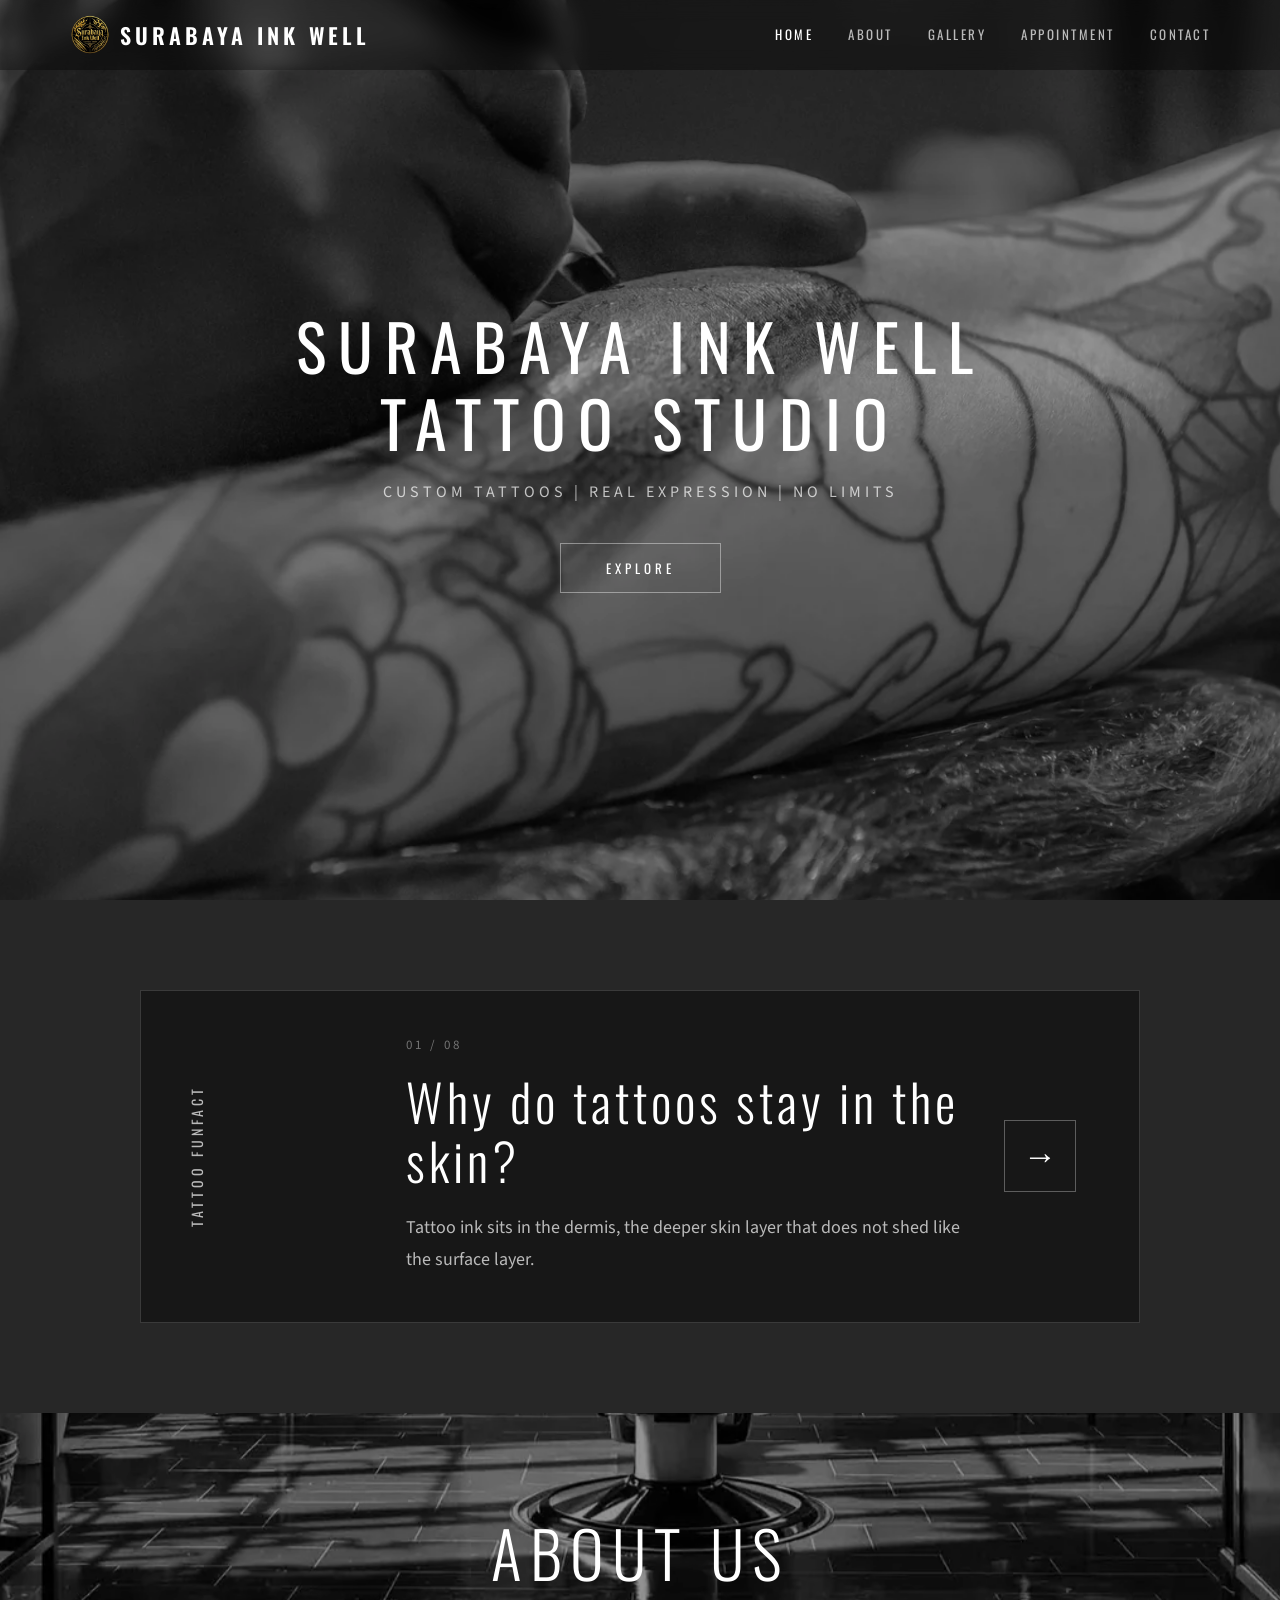
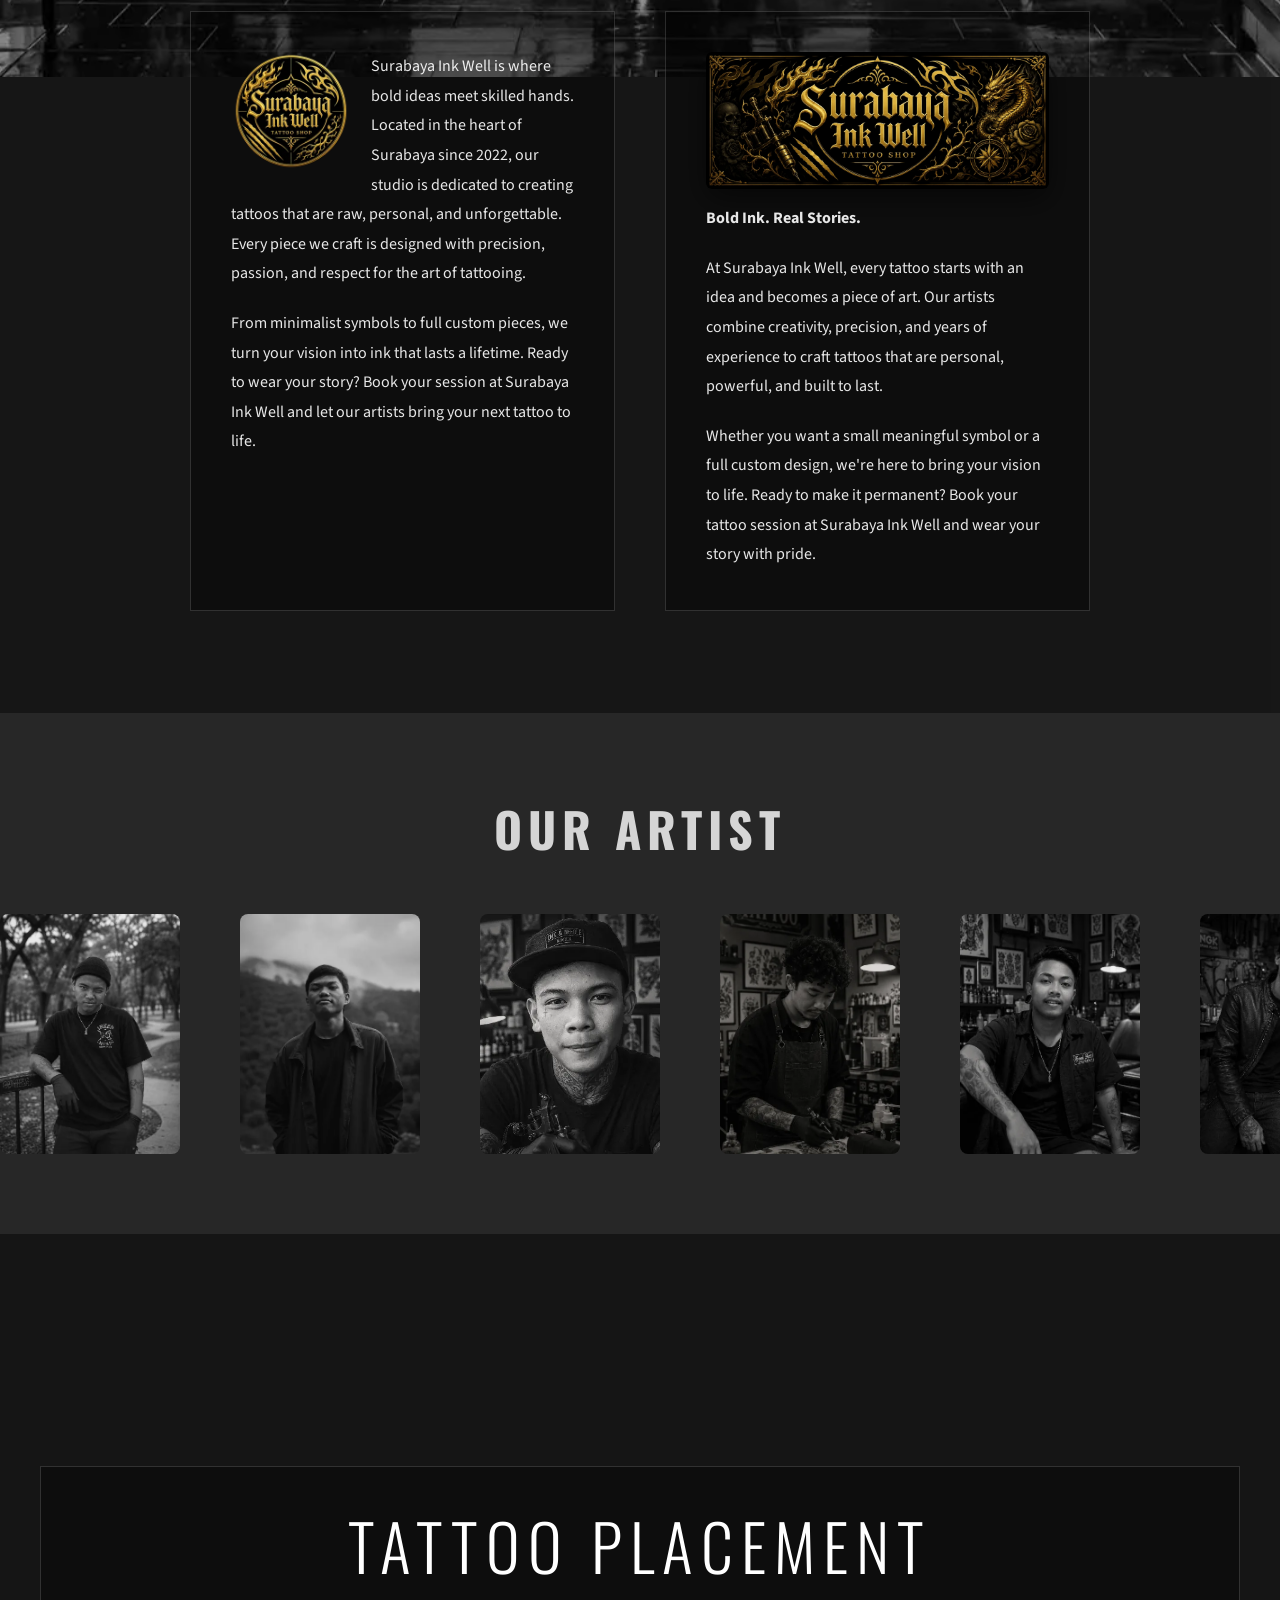
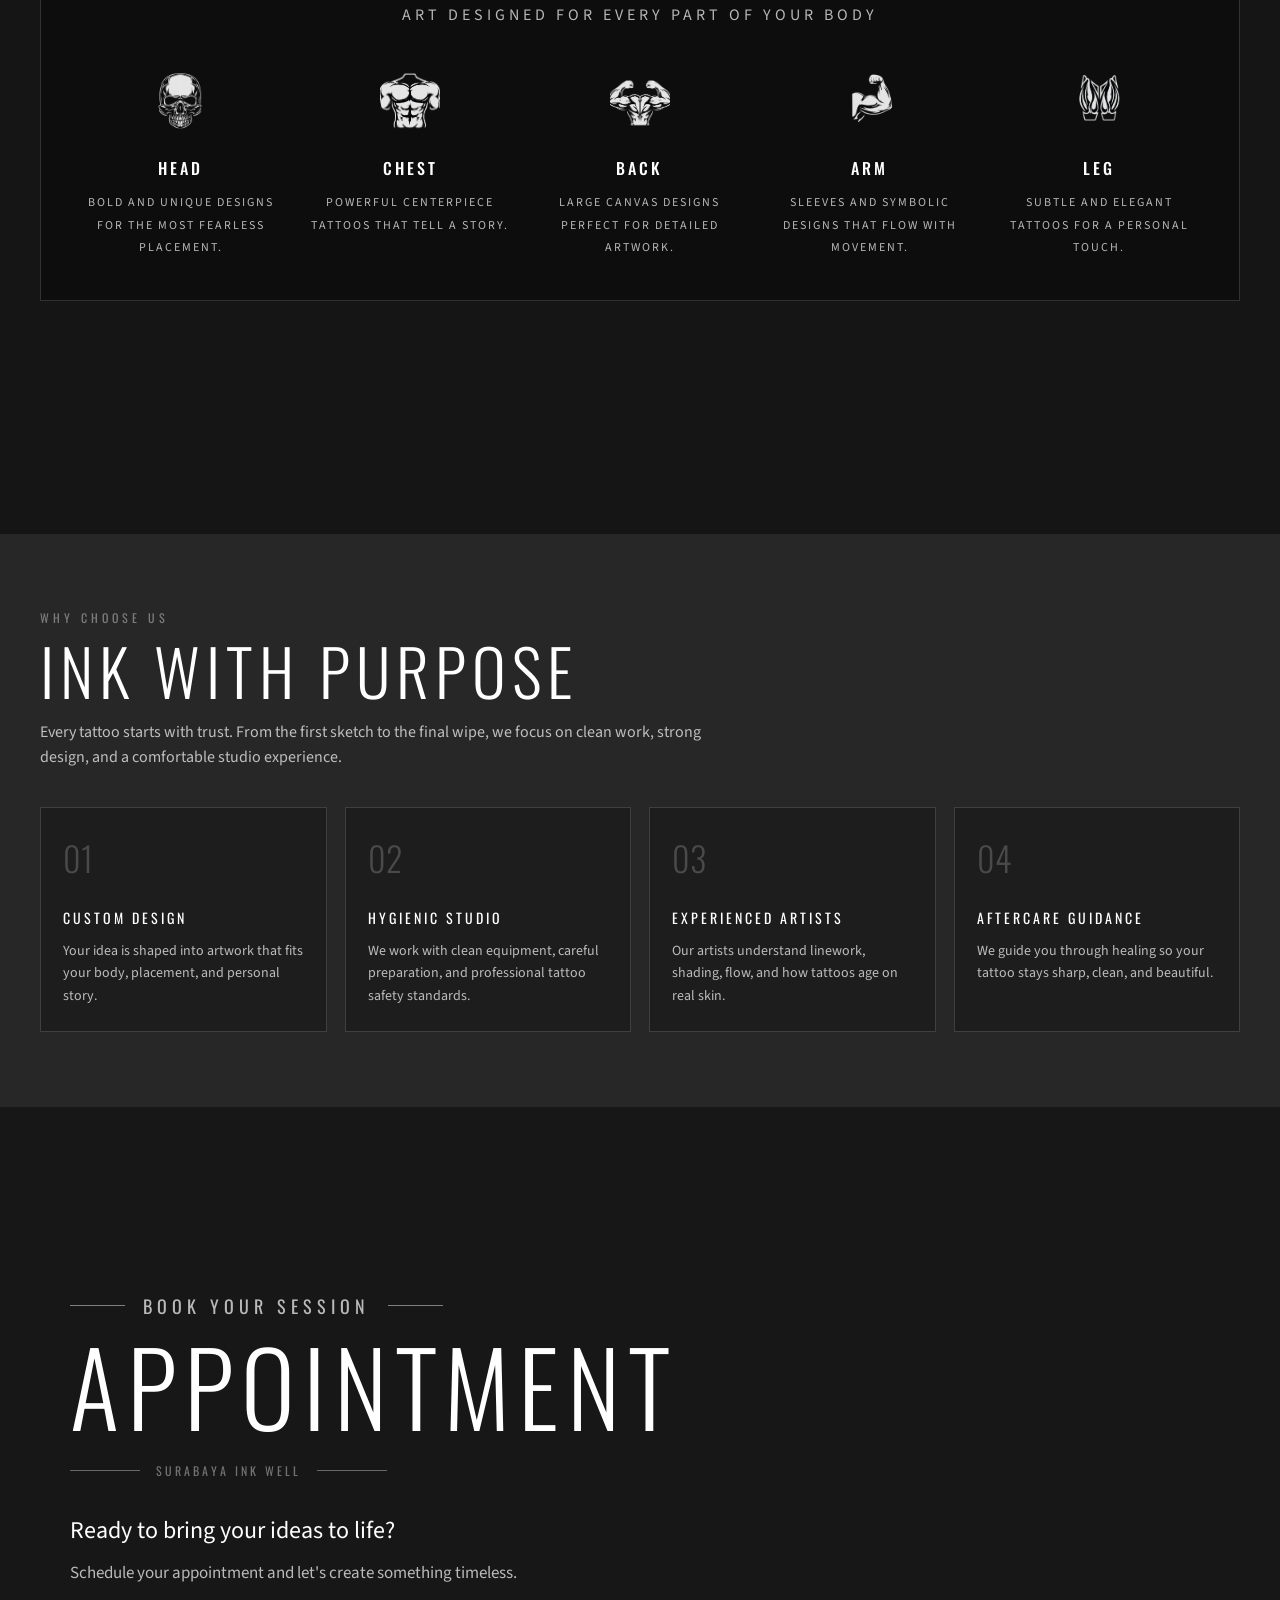
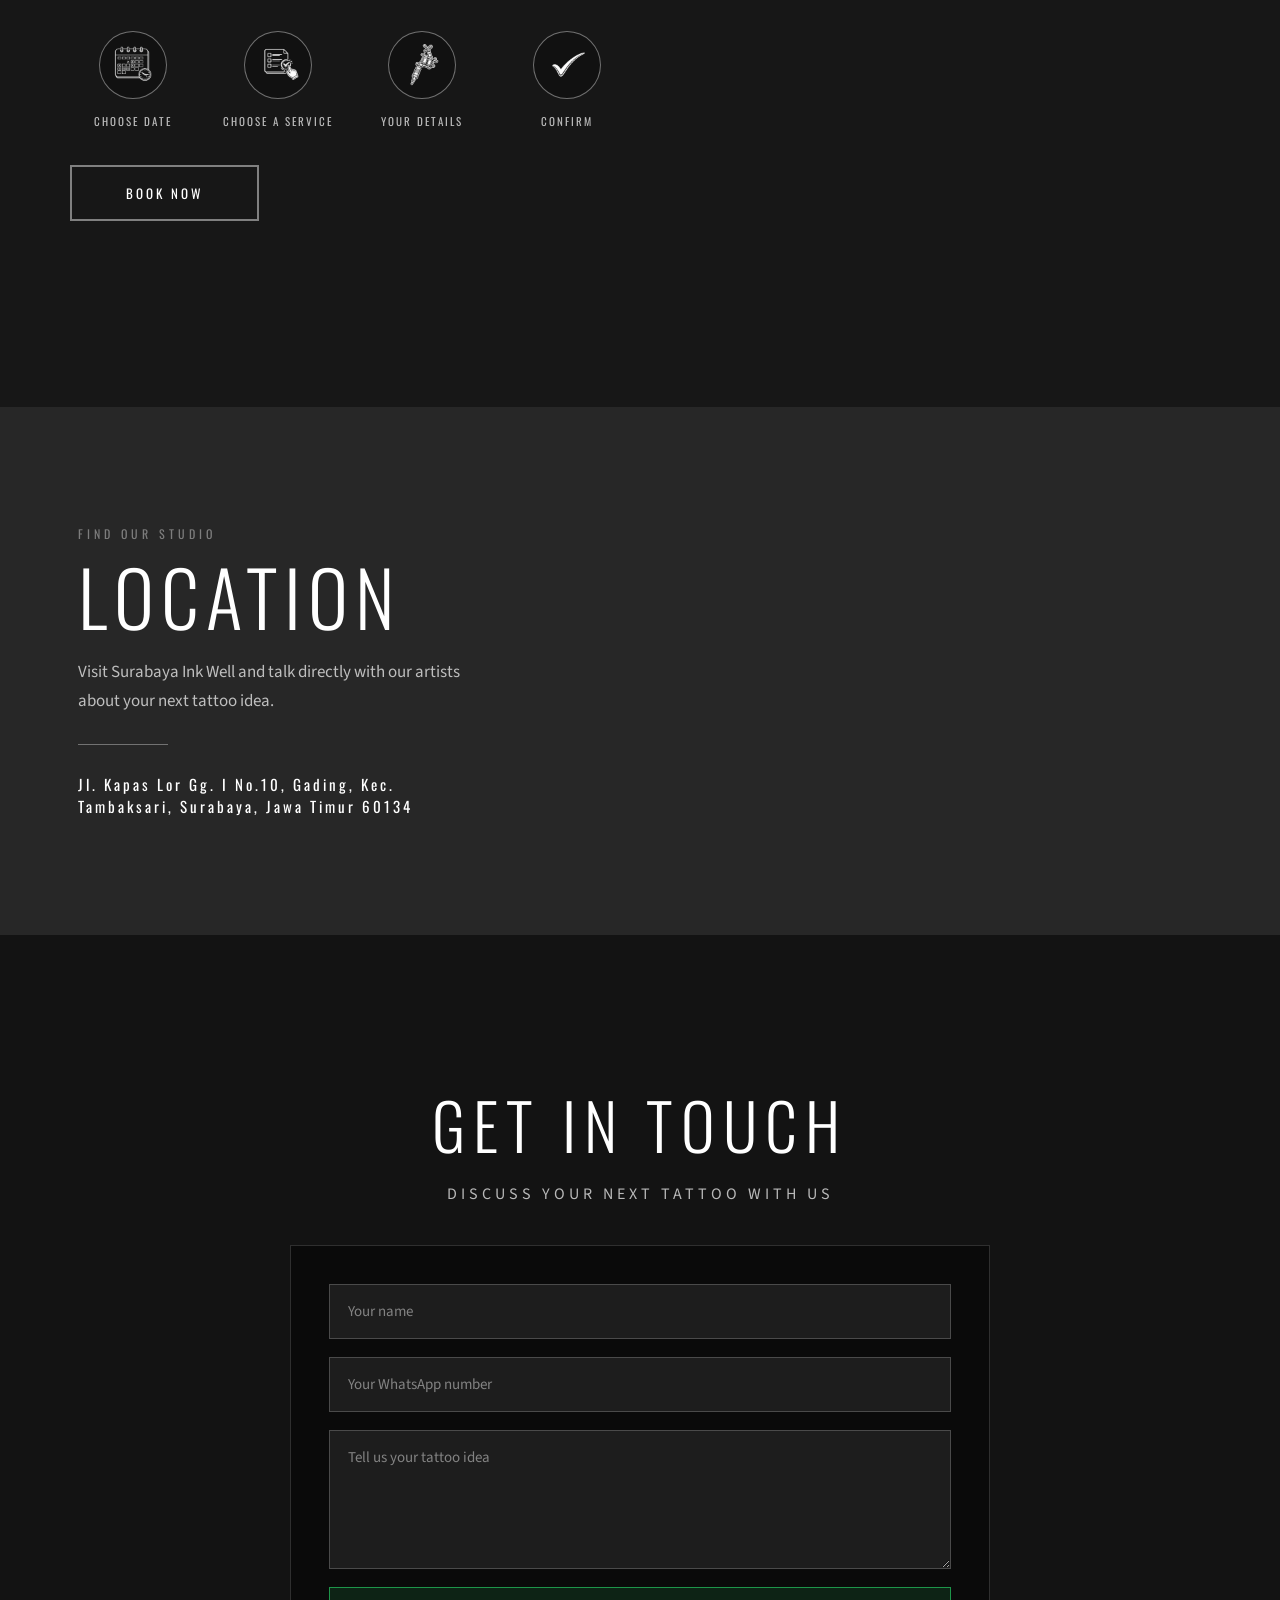
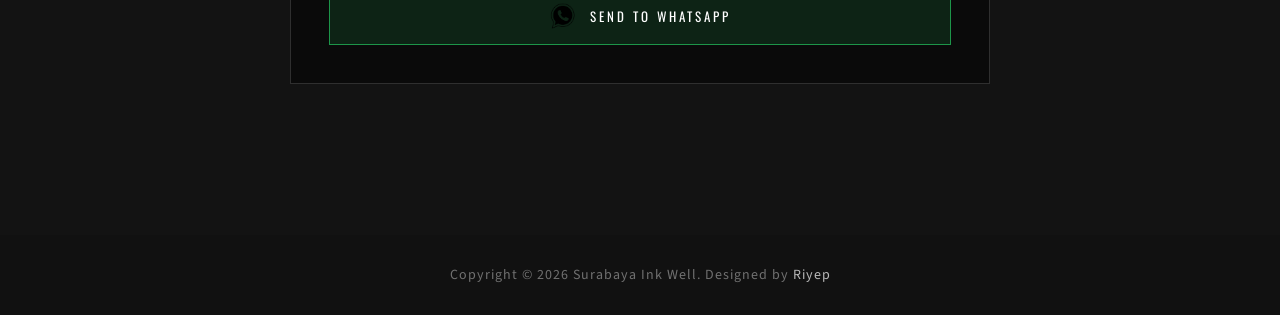
<file: index.html>
<!DOCTYPE html>
<html lang="en">

<head>
    <meta charset="UTF-8">
    <meta name="viewport" content="width=device-width, initial-scale=1.0">
    <title>Surabaya Ink Well | Custom Tattoo Studio in Surabaya</title>
    <meta name="description" content="Surabaya Ink Well is a custom tattoo studio in Surabaya for bold personal tattoo designs, clean studio work, experienced artists, booking, placement ideas, and aftercare guidance.">
    <meta name="robots" content="index, follow, max-image-preview:large">
    <meta name="author" content="Surabaya Ink Well">
    <meta name="theme-color" content="#080808">
    <link rel="canonical" href="https://surabayaink.web.id/">
    <meta property="og:site_name" content="Surabaya Ink Well">
    <meta property="og:type" content="website">
    <meta property="og:title" content="Surabaya Ink Well | Custom Tattoo Studio in Surabaya">
    <meta property="og:description" content="Custom tattoo studio in Surabaya for personal tattoo designs, clean studio work, experienced artists, booking, and aftercare guidance.">
    <meta property="og:url" content="https://surabayaink.web.id/">
    <meta property="og:image" content="https://surabayaink.web.id/images/bg01.jpeg">
    <meta property="og:image:alt" content="Surabaya Ink Well tattoo studio in Surabaya">
    <meta property="og:locale" content="en_US">
    <meta name="twitter:card" content="summary_large_image">
    <meta name="twitter:title" content="Surabaya Ink Well | Custom Tattoo Studio in Surabaya">
    <meta name="twitter:description" content="Custom tattoo studio in Surabaya for personal tattoo designs, booking, and aftercare guidance.">
    <meta name="twitter:image" content="https://surabayaink.web.id/images/bg01.jpeg">
    <meta name="geo.region" content="ID-JI">
    <meta name="geo.placename" content="Surabaya">
    <meta name="geo.position" content="-7.2427628;112.7636392">
    <meta name="ICBM" content="-7.2427628, 112.7636392">
    <script type="application/ld+json">
    {"@context":"https://schema.org","@type":"TattooParlor","@id":"https://surabayaink.web.id/#tattoo-studio","name":"Surabaya Ink Well","url":"https://surabayaink.web.id/","logo":"https://surabayaink.web.id/logo/logo.png","image":["https://surabayaink.web.id/images/bg01.jpeg","https://surabayaink.web.id/images/about2.webp","https://surabayaink.web.id/images/contact-bg.webp"],"description":"Custom tattoo studio in Surabaya offering personal tattoo design, placement consultation, booking, and aftercare guidance.","telephone":"+62 896-7760-2300","priceRange":"Rp50.000-Rp100.000 booking fee","address":{"@type":"PostalAddress","streetAddress":"Jl. Kapas Lor Gg. I No.10, Gading","addressLocality":"Surabaya","addressRegion":"Jawa Timur","postalCode":"60134","addressCountry":"ID"},"geo":{"@type":"GeoCoordinates","latitude":-7.2427628,"longitude":112.7636392},"sameAs":["https://instagram.com/ri.yep","https://wa.me/6289677602300"],"areaServed":["Surabaya","Tambaksari","Jawa Timur"],"makesOffer":[{"@type":"Offer","name":"In-studio tattoo appointment booking","price":"50000","priceCurrency":"IDR","url":"https://surabayaink.web.id/appointment.html"},{"@type":"Offer","name":"Call tattoo artist to your place booking","price":"100000","priceCurrency":"IDR","url":"https://surabayaink.web.id/appointment.html"}]}
    </script>
    <script type="application/ld+json">
    {"@context":"https://schema.org","@type":"WebSite","@id":"https://surabayaink.web.id/#website","name":"Surabaya Ink Well","url":"https://surabayaink.web.id/","inLanguage":"en"}
    </script>
    <link rel="icon" type="image/png" href="logo/logo.png">
    <link rel="preconnect" href="https://fonts.googleapis.com">
    <link rel="preconnect" href="https://fonts.gstatic.com" crossorigin>
    <link
        href="https://fonts.googleapis.com/css2?family=Oswald:wght@300;400;500;600;700&family=Source+Sans+3:ital,wght@0,300;0,400;0,600;1,300;1,400&display=swap"
        rel="stylesheet">

    <link rel="preload" as="image" href="images/bg01.webp">
    <link rel="stylesheet" href="templatemo-parallax-starter.css">

</head>

<body>


    <!-- Navigation -->
    <nav id="templatemo-nav">
        <div class="nav-container">
            <a href="/#home" class="nav-logo" style="display:flex; align-items:center; gap:10px;">
                <img loading="eager" decoding="async" fetchpriority="high" src="logo/logo.webp" alt="Surabaya Ink Well Logo" style="height:40px; width:auto; max-width:none;">
                <span style="font-family:'Oswald', sans-serif; font-size:22px; letter-spacing:4px; font-weight:600;">
                    SURABAYA INK WELL
                </span>
            </a>
            <button class="nav-toggle" id="navToggle" aria-label="Toggle navigation">
                <span></span>
                <span></span>
                <span></span>
            </button>
            <ul class="nav-links" id="navLinks">
                <li><a href="#home" class="active">HOME</a></li>
                <li><a href="#about">ABOUT</a></li>
                <li><a href="#gallery">GALLERY</a></li>
                <li><a href="#appointment">APPOINTMENT</a></li>
                <li><a href="#contact">CONTACT</a></li>
            </ul>
        </div>
    </nav>

    <!-- Section 1: Home / Hero -->
    <section id="home" class="parallax-section">
        <div class="parallax-bg" data-speed="0.5" style="background-image: url('images/bg01.webp')"></div>
        <div class="parallax-overlay"></div>

        <div class="section-content">
            <h1 class="section-title hero-title">SURABAYA INK WELL TATTOO STUDIO</h1>
            <p class="section-subtitle caps">CUSTOM TATTOOS | REAL EXPRESSION | NO LIMITS</p>
            <a href="/#about" class="btn-scroll">EXPLORE</a>
        </div>
    </section>

    <section class="funfact-section">
        <div class="funfact-card">
            <div class="funfact-label">TATTOO FUNFACT</div>

            <div class="funfact-content">
                <p class="funfact-count" id="funfactCount">01 / 08</p>
                <h2 class="funfact-question" id="funfactQuestion">
                    Why do tattoos stay in the skin?
                </h2>
                <p class="funfact-answer" id="funfactAnswer">
                    Tattoo ink sits in the dermis, the deeper skin layer that does not shed like the surface layer.
                </p>
            </div>

            <button class="funfact-next" id="funfactNext" type="button" aria-label="Next tattoo funfact">
                &#8594;
            </button>
        </div>
    </section>


    <!-- Section 2: About -->
    <section id="about" class="parallax-section">
        <div class="parallax-bg" data-speed="0.45" style="background-image: url('images/bg02.webp')"></div>
        <div class="parallax-overlay"></div>
        <div class="section-content">
            <h2 class="section-title">ABOUT US</h2>
            <div class="about-cols">
                <div class="about-col">
                    <div class="about-thumb thumb-top-left">
                        <img loading="lazy" decoding="async" src="logo/logo.webp" alt="Our Team">
                    </div>
                    <p>Surabaya Ink Well is where bold ideas meet skilled hands. Located in the heart of Surabaya since
                        2022, our studio
                        is dedicated to creating tattoos that are raw, personal, and unforgettable. Every piece we craft
                        is designed with precision, passion, and respect for the art of tattooing.</p>
                    <p>From minimalist symbols to full custom pieces, we turn your vision into ink that lasts a
                        lifetime. Ready to wear your story? Book your session at Surabaya Ink Well and let our artists
                        bring your next tattoo to life.</p>
                </div>
                <div class="about-col">
                    <div class="about-thumb-wide">
                        <img loading="lazy" decoding="async" src="images/about2.webp" alt="Our Process">
                    </div>
                    <p><strong>Bold Ink. Real Stories.</strong></p>
                    <p>At Surabaya Ink Well, every tattoo starts with an idea and becomes a piece of art. Our artists
                        combine creativity, precision, and years of experience to craft tattoos that are personal,
                        powerful, and built to last.</p>
                    <p>Whether you want a small meaningful symbol or a full custom design, we're here to bring your
                        vision to life. Ready to make it permanent? Book your tattoo session at Surabaya Ink Well and
                        wear
                        your story with pride.</p>
                </div>
            </div>
        </div>
    </section>

    <div class="section-banner artist-banner">
        <h2 class="artist-title">OUR ARTIST</h2>
        <div class="artist-slider">

            <div class="artist-track">

                <!-- set pertama -->
                <div class="artist-card"><img loading="lazy" decoding="async" src="images/artist1.webp"></div>
                <div class="artist-card"><img loading="lazy" decoding="async" src="images/artist2.webp"></div>
                <div class="artist-card"><img loading="lazy" decoding="async" src="images/artist3.webp"></div>
                <div class="artist-card"><img loading="lazy" decoding="async" src="images/artist4.webp"></div>
                <div class="artist-card"><img loading="lazy" decoding="async" src="images/artist5.webp"></div>
                <div class="artist-card"><img loading="lazy" decoding="async" src="images/artist6.webp"></div>
                <div class="artist-card"><img loading="lazy" decoding="async" src="images/artist7.webp"></div>
                <div class="artist-card"><img loading="lazy" decoding="async" src="images/artist8.webp"></div>

                <!-- set kedua untuk loop -->
                <div class="artist-card"><img loading="lazy" decoding="async" src="images/artist1.webp"></div>
                <div class="artist-card"><img loading="lazy" decoding="async" src="images/artist2.webp"></div>
                <div class="artist-card"><img loading="lazy" decoding="async" src="images/artist3.webp"></div>
                <div class="artist-card"><img loading="lazy" decoding="async" src="images/artist4.webp"></div>
                <div class="artist-card"><img loading="lazy" decoding="async" src="images/artist5.webp"></div>
                <div class="artist-card"><img loading="lazy" decoding="async" src="images/artist6.webp"></div>
                <div class="artist-card"><img loading="lazy" decoding="async" src="images/artist7.webp"></div>
                <div class="artist-card"><img loading="lazy" decoding="async" src="images/artist8.webp"></div>


            </div>

        </div>

    </div>

    <!-- Section 3: Gallery -->
    <section id="gallery" class="parallax-section">
        <div class="parallax-bg" data-speed="0.55" style="background-image: url('images/03.webp')"></div>
        <div class="parallax-overlay gallery-overlay"></div>

        <div class="section-content service-col">
            <h2 class="section-title">TATTOO PLACEMENT</h2>
            <p class="section-subtitle caps">ART DESIGNED FOR EVERY PART OF YOUR BODY</p>

            <div class="services-grid">

                <div class="service-item" data-modal="headModal">
                    <div class="service-icon">
                        <img loading="lazy" decoding="async" class="head-icon" src="images/head2.webp" alt="Head Tattoo">
                    </div>
                    <h3>HEAD</h3>
                    <p class="caps">BOLD AND UNIQUE DESIGNS FOR THE MOST FEARLESS PLACEMENT.</p>
                </div>

                <div class="service-item" data-modal="chestModal">
                    <div class="service-icon">
                        <img loading="lazy" decoding="async" src="images/chest2.webp" alt="Chest Tattoo">
                    </div>
                    <h3>CHEST</h3>
                    <p class="caps">POWERFUL CENTERPIECE TATTOOS THAT TELL A STORY.</p>
                </div>

                <div class="service-item" data-modal="backModal">
                    <div class="service-icon">
                        <img loading="lazy" decoding="async" src="images/back2.webp" alt="Back Tattoo">
                    </div>
                    <h3>BACK</h3>
                    <p class="caps">LARGE CANVAS DESIGNS PERFECT FOR DETAILED ARTWORK.</p>
                </div>

                <div class="service-item" data-modal="armModal">
                    <div class="service-icon">
                        <img loading="lazy" decoding="async" src="images/arm2.webp" alt="Arm Tattoo">
                    </div>
                    <h3>ARM</h3>
                    <p class="caps">SLEEVES AND SYMBOLIC DESIGNS THAT FLOW WITH MOVEMENT.</p>
                </div>

                <div class="service-item" data-modal="footModal">
                    <div class="service-icon">
                        <img loading="lazy" decoding="async" src="images/thigh2.webp" alt="Foot Tattoo">
                    </div>
                    <h3>LEG</h3>
                    <p class="caps">SUBTLE AND ELEGANT TATTOOS FOR A PERSONAL TOUCH.</p>
                </div>

            </div>
        </div>
    </section>

    <section class="studio-section">
        <div class="studio-inner">

            <div class="studio-heading">
                <p class="studio-kicker">WHY CHOOSE US</p>
                <h2 class="studio-title">INK WITH PURPOSE</h2>
                <p class="studio-intro">
                    Every tattoo starts with trust. From the first sketch to the final wipe, we focus on clean work,
                    strong design, and a comfortable studio experience.
                </p>
            </div>

            <div class="studio-grid">
                <div class="studio-card">
                    <span class="studio-number">01</span>
                    <h3>CUSTOM DESIGN</h3>
                    <p>Your idea is shaped into artwork that fits your body, placement, and personal story.</p>
                </div>

                <div class="studio-card">
                    <span class="studio-number">02</span>
                    <h3>HYGIENIC STUDIO</h3>
                    <p>We work with clean equipment, careful preparation, and professional tattoo safety standards.</p>
                </div>

                <div class="studio-card">
                    <span class="studio-number">03</span>
                    <h3>EXPERIENCED ARTISTS</h3>
                    <p>Our artists understand linework, shading, flow, and how tattoos age on real skin.</p>
                </div>

                <div class="studio-card">
                    <span class="studio-number">04</span>
                    <h3>AFTERCARE GUIDANCE</h3>
                    <p>We guide you through healing so your tattoo stays sharp, clean, and beautiful.</p>
                </div>
            </div>

        </div>
    </section>


    <!-- Section 4: Appointment -->
    <section id="appointment" class="parallax-section">
        <div class="parallax-bg" data-speed="0.5" style="background-image: url('images/parallax-bg-04.webp')"></div>
        <div class="parallax-overlay"></div>
        <div class="section-content appointment-content">
            <div class="appointment-copy">
                <p class="appointment-kicker">BOOK YOUR SESSION</p>

                <h2 class="appointment-title">APPOINTMENT</h2>

                <div class="appointment-divider">
                    <span></span>
                    <strong>SURABAYA INK WELL</strong>
                    <span></span>
                </div>

                <p class="appointment-lead">Ready to bring your ideas to life?</p>
                <p class="appointment-text">Schedule your appointment and let's create something timeless.</p>

                <div class="appointment-steps">
                    <div class="appointment-step">
                        <div class="step-circle">
                            <img loading="lazy" decoding="async" src="images/appoint1.webp" alt="Choose date">
                        </div>
                        <p>CHOOSE DATE</p>
                    </div>

                    <div class="appointment-step">
                        <div class="step-circle">
                            <img loading="lazy" decoding="async" src="images/appoint2.webp" alt="Choose a service">
                        </div>
                        <p>CHOOSE A SERVICE</p>
                    </div>

                    <div class="appointment-step">
                        <div class="step-circle">
                            <img loading="lazy" decoding="async" src="images/appoint3.webp" alt="Your details">
                        </div>
                        <p>YOUR DETAILS</p>
                    </div>

                    <div class="appointment-step">
                        <div class="step-circle">
                            <img loading="lazy" decoding="async" src="images/appoint4.webp" alt="Confirm">
                        </div>
                        <p>CONFIRM</p>
                    </div>
                </div>
                <a href="appointment.html" class="appointment-page-btn">
                    BOOK NOW
                </a>
            </div>
        </div>
    </section>

    <!-- Location section -->
    <section class="location-section">
        <div class="location-inner">
            <div class="location-info">
                <p class="location-kicker">FIND OUR STUDIO</p>
                <h2 class="location-title">LOCATION</h2>

                <p class="location-text">
                    Visit Surabaya Ink Well and talk directly with our artists about your next tattoo idea.
                </p>

                <div class="location-line"></div>

                <p class="location-address">
                    Jl. Kapas Lor Gg. I No.10, Gading, Kec. Tambaksari, Surabaya, Jawa Timur 60134
                </p>
            </div>
            <div class="location-map">
                <iframe src="https://www.google.com/maps?q=-7.2427628,112.7636392&z=19&output=embed" loading="lazy"
                    referrerpolicy="no-referrer-when-downgrade">
                </iframe>
            </div>
        </div>
    </section>


    <!-- Section 5: Contact -->
    <section id="contact" class="parallax-section">
        <div class="parallax-bg" data-speed="0.5" style="background-image: url('images/contact-bg.webp')"></div>
        <div class="parallax-overlay overlay-medium"></div>

        <div class="section-content contact-content">
            <div class="contact-heading">
                <h2 class="section-title">GET IN TOUCH</h2>
                <p class="section-subtitle caps">DISCUSS YOUR NEXT TATTOO WITH US</p>
            </div>

            <div class="contact-card">
                <div id="contactForm" class="contact-form">
                    <input type="text" id="contactName" placeholder="Your name" required>
                    <input type="tel" id="contactNumber" placeholder="Your WhatsApp number" required>
                    <textarea id="contactDetail" placeholder="Tell us your tattoo idea" rows="5" required></textarea>

                    <a id="whatsappLink" class="whatsapp-submit" href="https://wa.me/6289677602300" target="_blank">
                        <img loading="lazy" decoding="async" src="images/logowa.webp" alt="WhatsApp">
                        <span>SEND TO WHATSAPP</span>
                    </a>
                </div>
            </div>
        </div>
    </section>


    <script src="templatemo-parallax-script.js" defer></script>




    <div class="modal" id="headModal">
        <div class="modal-content photo-popup">
            <span class="modal-close">&times;</span>

            <div class="photo-stage">
                <div class="photo-blur"></div>
                <img loading="lazy" decoding="async" class="popup-photo active" src="[data-uri]" alt="Head tattoo photo">
            </div>

            <div class="photo-controls">
                <button class="photo-prev" type="button">&lsaquo;</button>
                <span class="photo-count">1 / 3</span>
                <button class="photo-next" type="button">&rsaquo;</button>
            </div>

            <div class="photo-list">
                <img loading="lazy" decoding="async" data-src="images/xhead.webp" alt="">
                <img loading="lazy" decoding="async" data-src="images/xhead1.webp" alt="">
                <img loading="lazy" decoding="async" data-src="images/xhead2.webp" alt="">
                <img loading="lazy" decoding="async" data-src="images/xhead6.webp" alt="">
                <img loading="lazy" decoding="async" data-src="images/xhead3.webp" alt="">
                <img loading="lazy" decoding="async" data-src="images/xhead4.webp" alt="">
                <img loading="lazy" decoding="async" data-src="images/xhead5.webp" alt="">
            </div>
        </div>
    </div>


    <div class="modal" id="chestModal">
        <div class="modal-content photo-popup">
            <span class="modal-close">&times;</span>

            <div class="photo-stage">
                <div class="photo-blur"></div>
                <img loading="lazy" decoding="async" class="popup-photo active" src="[data-uri]" alt="Chest tattoo photo">
            </div>

            <div class="photo-controls">
                <button class="photo-prev" type="button">&lsaquo;</button>
                <span class="photo-count">1 / 3</span>
                <button class="photo-next" type="button">&rsaquo;</button>
            </div>

            <div class="photo-list">
                <img loading="lazy" decoding="async" data-src="images/xchest.webp" alt="">
                <img loading="lazy" decoding="async" data-src="images/xchest1.webp" alt="">
                <img loading="lazy" decoding="async" data-src="images/xchest2.webp" alt="">
                <img loading="lazy" decoding="async" data-src="images/xchest3.webp" alt="">
                <img loading="lazy" decoding="async" data-src="images/xchest4.webp" alt="">
                <img loading="lazy" decoding="async" data-src="images/xchest5.webp" alt="">
                <img loading="lazy" decoding="async" data-src="images/xchest6.webp" alt="">
                <img loading="lazy" decoding="async" data-src="images/xchest7.webp" alt="">
                <img loading="lazy" decoding="async" data-src="images/xchest8.webp" alt="">
            </div>
        </div>
    </div>

    <div class="modal" id="armModal">
        <div class="modal-content photo-popup">
            <span class="modal-close">&times;</span>

            <div class="photo-stage">
                <div class="photo-blur"></div>
                <img loading="lazy" decoding="async" class="popup-photo active" src="[data-uri]" alt="Arm tattoo photo">
            </div>

            <div class="photo-controls">
                <button class="photo-prev" type="button">&lsaquo;</button>
                <span class="photo-count">1 / 3</span>
                <button class="photo-next" type="button">&rsaquo;</button>
            </div>

            <div class="photo-list">
                <img loading="lazy" decoding="async" data-src="images/xarm.webp" alt="">
                <img loading="lazy" decoding="async" data-src="images/xarm1.webp" alt="">
                <img loading="lazy" decoding="async" data-src="images/xarm2.webp" alt="">
                <img loading="lazy" decoding="async" data-src="images/xarm3.webp" alt="">
                <img loading="lazy" decoding="async" data-src="images/xarm4.webp" alt="">
                <img loading="lazy" decoding="async" data-src="images/xarm5.webp" alt="">
                <img loading="lazy" decoding="async" data-src="images/xarm6.webp" alt="">
                <img loading="lazy" decoding="async" data-src="images/xarm7.webp" alt="">
                <img loading="lazy" decoding="async" data-src="images/xarm8.webp" alt="">
            </div>
        </div>
    </div>

    <div class="modal" id="backModal">
        <div class="modal-content photo-popup">
            <span class="modal-close">&times;</span>

            <div class="photo-stage">
                <div class="photo-blur"></div>
                <img loading="lazy" decoding="async" class="popup-photo active" src="[data-uri]" alt="Back tattoo photo">
            </div>

            <div class="photo-controls">
                <button class="photo-prev" type="button">&lsaquo;</button>
                <span class="photo-count">1 / 3</span>
                <button class="photo-next" type="button">&rsaquo;</button>
            </div>

            <div class="photo-list">
                <img loading="lazy" decoding="async" data-src="images/xback.webp" alt="">
                <img loading="lazy" decoding="async" data-src="images/xback1.webp" alt="">
                <img loading="lazy" decoding="async" data-src="images/xback2.webp" alt="">
                <img loading="lazy" decoding="async" data-src="images/xback3.webp" alt="">
                <img loading="lazy" decoding="async" data-src="images/xback4.webp" alt="">
                <img loading="lazy" decoding="async" data-src="images/xback5.webp" alt="">
                <img loading="lazy" decoding="async" data-src="images/xback6.webp" alt="">
                <img loading="lazy" decoding="async" data-src="images/xback8.webp" alt="">
                <img loading="lazy" decoding="async" data-src="images/xback7.webp" alt="">
            </div>
        </div>
    </div>


    <div class="modal" id="footModal">
        <div class="modal-content photo-popup">
            <span class="modal-close">&times;</span>

            <div class="photo-stage">
                <div class="photo-blur"></div>
                <img loading="lazy" decoding="async" class="popup-photo active" src="[data-uri]" alt="Leg tattoo photo">
            </div>

            <div class="photo-controls">
                <button class="photo-prev" type="button">&lsaquo;</button>
                <span class="photo-count">1 / 3</span>
                <button class="photo-next" type="button">&rsaquo;</button>
            </div>

            <div class="photo-list">
                <img loading="lazy" decoding="async" data-src="images/xleg.webp" alt="">
                <img loading="lazy" decoding="async" data-src="images/xleg1.webp" alt="">
                <img loading="lazy" decoding="async" data-src="images/xleg2.webp" alt="">
                <img loading="lazy" decoding="async" data-src="images/xleg3.webp" alt="">
                <img loading="lazy" decoding="async" data-src="images/xleg4.webp" alt="">
                <img loading="lazy" decoding="async" data-src="images/xleg5.webp" alt="">
                <img loading="lazy" decoding="async" data-src="images/xleg6.webp" alt="">
                <img loading="lazy" decoding="async" data-src="images/xleg7.webp" alt="">
            </div>
        </div>
    </div>

    <script>
        const items = document.querySelectorAll(".service-item");
        const modals = document.querySelectorAll(".modal");
        const closes = document.querySelectorAll(".modal-close");

        function setupGallery(modal) {
            const photos = [...modal.querySelectorAll(".photo-list img")].map(img => img.dataset.src || img.src).filter(Boolean);
            const mainPhoto = modal.querySelector(".popup-photo");
            const photoStage = modal.querySelector(".photo-stage");
            const count = modal.querySelector(".photo-count");
            const prev = modal.querySelector(".photo-prev");
            const next = modal.querySelector(".photo-next");

            if (!photos.length || !mainPhoto) return;

            let index = 0;

            function showPhoto(newIndex) {
                index = (newIndex + photos.length) % photos.length;

                mainPhoto.classList.remove("active");

                setTimeout(() => {
                    mainPhoto.src = photos[index];
                    photoStage.style.setProperty("--current-photo", `url("${photos[index]}")`);
                    count.textContent = `${index + 1} / ${photos.length}`;
                    mainPhoto.classList.add("active");
                }, 180);
            }

            prev.addEventListener("click", (e) => {
                e.stopPropagation();
                showPhoto(index - 1);
            });

            next.addEventListener("click", (e) => {
                e.stopPropagation();
                showPhoto(index + 1);
            });

            showPhoto(0);
        }

        function openModal(modal, x, y) {
            modal.classList.remove("closing");
            modal.style.setProperty("--popup-x", x + "px");
            modal.style.setProperty("--popup-y", y + "px");
            modal.classList.add("active");
        }

        function closeModal(modal) {
            modal.classList.add("closing");
            modal.classList.remove("active");

            setTimeout(() => {
                modal.classList.remove("closing");
            }, 350);
        }

        modals.forEach(setupGallery);

        items.forEach(item => {
            item.addEventListener("click", (e) => {
                const modal = document.getElementById(item.dataset.modal);
                openModal(modal, e.clientX, e.clientY);
            });
        });

        closes.forEach(close => {
            close.addEventListener("click", () => {
                closeModal(close.closest(".modal"));
            });
        });

        modals.forEach(modal => {
            modal.addEventListener("click", (e) => {
                if (e.target === modal) {
                    closeModal(modal);
                }
            });
        });

        document.addEventListener("keydown", (e) => {
            const activeModal = document.querySelector(".modal.active");

            if (!activeModal) return;

            if (e.key === "Escape") {
                closeModal(activeModal);
            }

            if (e.key === "ArrowLeft") {
                activeModal.querySelector(".photo-prev")?.click();
            }

            if (e.key === "ArrowRight") {
                activeModal.querySelector(".photo-next")?.click();
            }
        });


        const tattooFunfacts = [
            {
                question: "Why do tattoos stay in the skin?",
                answer: "Tattoo ink sits in the dermis, the deeper skin layer that does not shed like the surface layer."
            },
            {
                question: "Can tattoos fade over time?",
                answer: "Yes. Sun exposure, skin aging, placement, and aftercare all affect how strongly a tattoo holds its color."
            },
            {
                question: "Why does black ink usually last longest?",
                answer: "Black pigment is dense and stable, so it often stays clearer over time compared with lighter colors."
            },
            {
                question: "Does placement affect tattoo pain?",
                answer: "Yes. Areas close to bone or with thinner skin, like ribs, feet, hands, and head, usually feel sharper."
            },
            {
                question: "Why is aftercare important?",
                answer: "Fresh tattoos are healing skin. Proper cleaning and moisturizing help protect the artwork while the skin repairs."
            },
            {
                question: "Can every design become a tiny tattoo?",
                answer: "Not always. Very small tattoos need simplified detail so the lines stay readable as the tattoo ages."
            },
            {
                question: "Why do artists shave the area first?",
                answer: "Removing hair helps the stencil stick cleanly and lets the needle move across the skin more smoothly."
            },
            {
                question: "Do tattoos need sunscreen?",
                answer: "Yes. Once healed, sunscreen helps protect tattoo pigment from UV damage and keeps the design looking stronger."
            }
        ];

        let funfactIndex = 0;

        const funfactContent = document.querySelector(".funfact-content");
        const funfactCount = document.getElementById("funfactCount");
        const funfactQuestion = document.getElementById("funfactQuestion");
        const funfactAnswer = document.getElementById("funfactAnswer");
        const funfactNext = document.getElementById("funfactNext");

        function showFunfact(index) {
            const item = tattooFunfacts[index];

            funfactContent.classList.add("changing");

            setTimeout(() => {
                funfactCount.textContent = String(index + 1).padStart(2, "0") + " / 08";
                funfactQuestion.textContent = item.question;
                funfactAnswer.textContent = item.answer;

                funfactContent.classList.remove("changing");
            }, 250);
        }

        funfactNext.addEventListener("click", () => {
            funfactIndex = (funfactIndex + 1) % tattooFunfacts.length;
            showFunfact(funfactIndex);
        });

        const contactName = document.getElementById("contactName");
        const contactNumber = document.getElementById("contactNumber");
        const contactDetail = document.getElementById("contactDetail");
        const whatsappLink = document.getElementById("whatsappLink");

        function updateWhatsappLink() {
            const message =
                "Hello, I want to discuss a tattoo.\n\n" +
                "Name: " + contactName.value + "\n" +
                "WhatsApp Number: " + contactNumber.value + "\n" +
                "Tattoo Detail: " + contactDetail.value;

            whatsappLink.href =
                "https://wa.me/6289677602300?text=" + encodeURIComponent(message);
        }

        contactName.addEventListener("input", updateWhatsappLink);
        contactNumber.addEventListener("input", updateWhatsappLink);
        contactDetail.addEventListener("input", updateWhatsappLink);

        updateWhatsappLink();
    </script>

    <!-- Footer -->
    <footer id="templatemo-footer">
        <p>Copyright &copy; 2026 Surabaya Ink Well. Designed by <a href="https://riyep.com" rel="nofollow"
                target="_blank">Riyep</a></p>
    </footer>


</body>

</html>
</file>
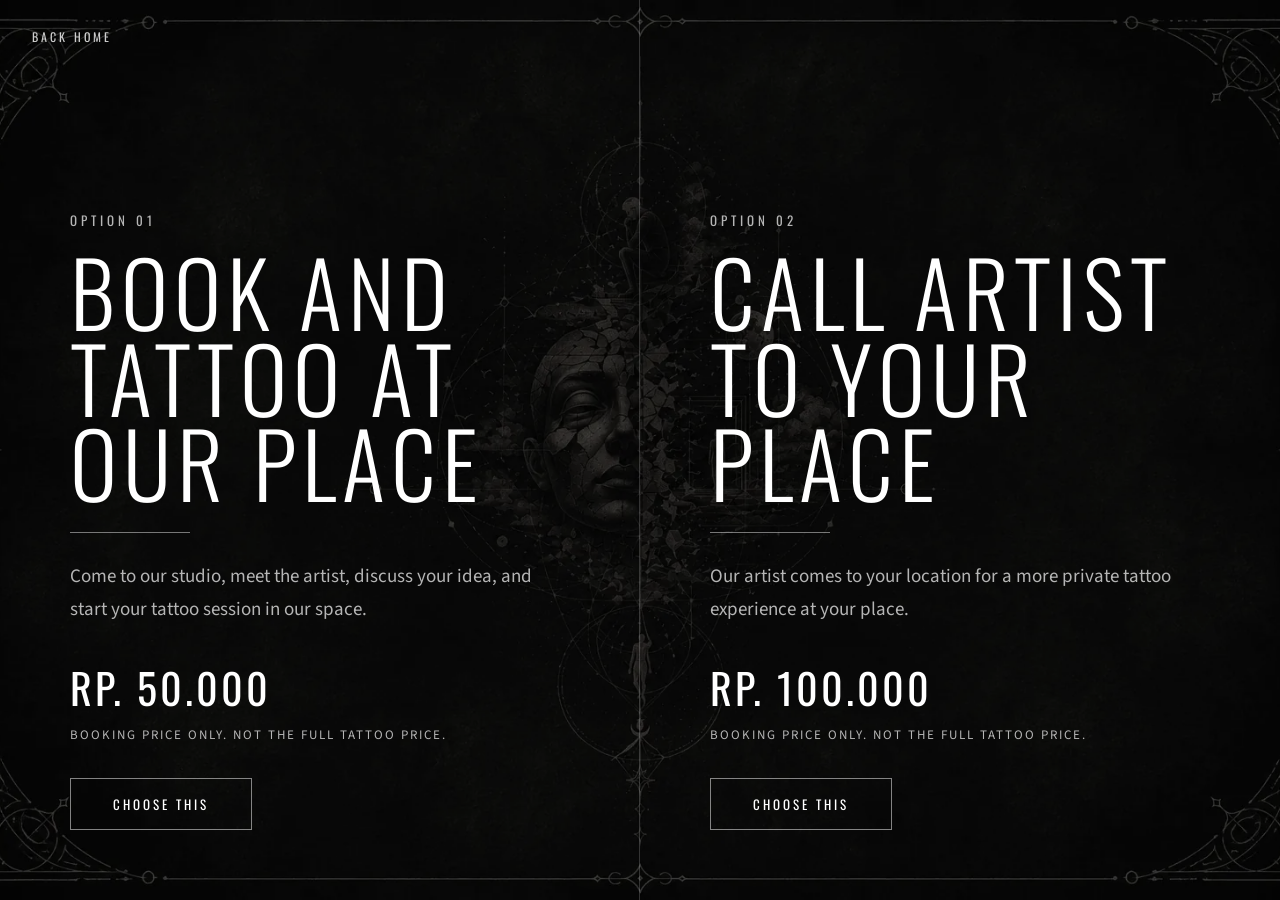
<file: appointment.html>
<!DOCTYPE html>
<html lang="en">

<head>
    <meta charset="UTF-8">
    <meta name="viewport" content="width=device-width, initial-scale=1.0">
    <title>Book a Tattoo Appointment in Surabaya | Surabaya Ink Well</title>
    <meta name="description" content="Book your tattoo appointment with Surabaya Ink Well. Choose an in-studio tattoo session or call an artist to your place in Surabaya.">
    <meta name="robots" content="index, follow, max-image-preview:large">
    <meta name="author" content="Surabaya Ink Well">
    <meta name="theme-color" content="#080808">
    <link rel="canonical" href="https://surabayaink.web.id/appointment.html">
    <meta property="og:site_name" content="Surabaya Ink Well">
    <meta property="og:type" content="website">
    <meta property="og:title" content="Book a Tattoo Appointment in Surabaya | Surabaya Ink Well">
    <meta property="og:description" content="Choose an in-studio tattoo session or call an artist to your place in Surabaya.">
    <meta property="og:url" content="https://surabayaink.web.id/appointment.html">
    <meta property="og:image" content="https://surabayaink.web.id/images/bg01.jpeg">
    <meta property="og:image:alt" content="Surabaya Ink Well tattoo appointment booking">
    <meta property="og:locale" content="en_US">
    <meta name="twitter:card" content="summary_large_image">
    <meta name="twitter:title" content="Book a Tattoo Appointment in Surabaya | Surabaya Ink Well">
    <meta name="twitter:description" content="Choose an in-studio tattoo session or call an artist to your place in Surabaya.">
    <meta name="twitter:image" content="https://surabayaink.web.id/images/bg01.jpeg">
    <meta name="geo.region" content="ID-JI">
    <meta name="geo.placename" content="Surabaya">
    <meta name="geo.position" content="-7.2427628;112.7636392">
    <meta name="ICBM" content="-7.2427628, 112.7636392">
    <script type="application/ld+json">
    {"@context":"https://schema.org","@type":"WebPage","@id":"https://surabayaink.web.id/appointment.html#webpage","url":"https://surabayaink.web.id/appointment.html","name":"Book a Tattoo Appointment in Surabaya | Surabaya Ink Well","description":"Choose an in-studio tattoo appointment or call a tattoo artist to your place in Surabaya.","isPartOf":{"@id":"https://surabayaink.web.id/#website"},"about":{"@id":"https://surabayaink.web.id/#tattoo-studio"}}
    </script>
    <link rel="icon" type="image/png" href="logo/logo.png">
    <link rel="preconnect" href="https://fonts.googleapis.com">
    <link rel="preconnect" href="https://fonts.gstatic.com" crossorigin>
    <link
        href="https://fonts.googleapis.com/css2?family=Oswald:wght@300;400;500;600&family=Source+Sans+3:wght@300;400;600&display=swap"
        rel="stylesheet">

    <style>
        :root {
            --white: #fff;
            --white-70: rgba(255, 255, 255, 0.7);
            --white-45: rgba(255, 255, 255, 0.45);
            --font-heading: 'Oswald', sans-serif;
            --font-body: 'Source Sans 3', sans-serif;
        }

        * {
            margin: 0;
            padding: 0;
            box-sizing: border-box;
        }

        body {
            min-height: 100vh;
            font-family: var(--font-body);
            color: var(--white);
            background: #080808 url("images/app-page-bg.webp") center / cover fixed no-repeat;
        }

        .appointment-page {
            min-height: 100vh;
            display: grid;
            grid-template-columns: 1fr 1fr;
            position: relative;
        }

        .appointment-page::before {
            content: "";
            position: fixed;
            inset: 0;
            background: rgba(0, 0, 0, 0.35);
            pointer-events: none;
        }

        .appointment-choice {
            position: relative;
            z-index: 1;
            min-height: 100vh;
            padding: 70px;
            display: flex;
            align-items: flex-end;
            transition: background 0.35s ease;
        }

        .appointment-choice:hover {
            background: rgba(0, 0, 0, 0.35);
        }

        .appointment-choice.left {
            border-right: 1px solid rgba(255, 255, 255, 0.18);
        }

        .choice-content {
            max-width: 520px;
        }

        .choice-label {
            font-family: var(--font-heading);
            font-size: 13px;
            letter-spacing: 4px;
            color: var(--white-70);
            margin-bottom: 18px;
        }

        .choice-title {
            font-family: var(--font-heading);
            font-size: clamp(46px, 7vw, 92px);
            font-weight: 300;
            letter-spacing: 6px;
            line-height: 0.95;
            margin-bottom: 24px;

            min-height: 260px;
            display: flex;
            align-items: flex-start;
        }

        .choice-line {
            width: 120px;
            height: 1px;
            background: var(--white-45);
            margin-bottom: 28px;
        }

        .choice-text {
            font-size: 19px;
            line-height: 1.7;
            color: var(--white-70);
            margin-bottom: 30px;
        }

        .choice-price {
            font-family: var(--font-heading);
            font-size: 42px;
            letter-spacing: 3px;
            margin-bottom: 8px;
        }

        .choice-note {
            font-size: 13px;
            letter-spacing: 2px;
            color: var(--white-70);
            text-transform: uppercase;
            margin-bottom: 34px;
        }

        .choice-btn {
            display: inline-block;
            padding: 15px 42px;
            border: 1px solid rgba(255, 255, 255, 0.5);
            color: var(--white);
            text-decoration: none;
            font-family: var(--font-heading);
            font-size: 13px;
            letter-spacing: 3px;
            transition: all 0.3s ease;
        }

        .choice-btn:hover {
            background: var(--white);
            color: #111;
            border-color: var(--white);
        }

        .back-home {
            position: fixed;
            top: 28px;
            left: 32px;
            z-index: 5;
            color: var(--white);
            text-decoration: none;
            font-family: var(--font-heading);
            font-size: 12px;
            letter-spacing: 3px;
            opacity: 0.8;
        }

        .back-home:hover {
            opacity: 1;
        }

        html,
        body {
            overflow-x: hidden;
            width: 100%;
        }

        @media (max-width: 820px) {
            body {
                background-attachment: scroll;
            }

            .appointment-page {
                grid-template-columns: 1fr;
            }

            .appointment-choice {
                min-height: auto;
                padding: 80px 24px 45px;
            }

            .appointment-choice.left {
                border-right: none;
                border-bottom: 1px solid rgba(255, 255, 255, 0.18);
            }

            .choice-title {
                font-size: clamp(30px, 7vw, 54px);
                letter-spacing: 3px;
                min-height: auto;
                word-break: break-word;
            }

            .choice-text {
                font-size: 16px;
            }

            .choice-btn {
                display: block;
                text-align: center;
                width: 100%;
                max-width: 320px;
            }
        }
    </style>
</head>

<body>
    <a href="/" class="back-home">BACK HOME</a>

    <main class="appointment-page">
        <section class="appointment-choice left">
            <div class="choice-content">
                <p class="choice-label">OPTION 01</p>
                <h1 class="choice-title">BOOK AND TATTOO AT OUR PLACE</h1>
                <div class="choice-line"></div>
                <p class="choice-text">
                    Come to our studio, meet the artist, discuss your idea, and start your tattoo session in our space.
                </p>
                <p class="choice-price">RP. 50.000</p>
                <p class="choice-note">Booking price only. Not the full tattoo price.</p>
                <a href="payment.html?service=studio&price=50000" class="choice-btn">CHOOSE THIS</a>
            </div>
        </section>

        <section class="appointment-choice right">
            <div class="choice-content">
                <p class="choice-label">OPTION 02</p>
                <h1 class="choice-title">CALL ARTIST TO YOUR PLACE</h1>
                <div class="choice-line"></div>
                <p class="choice-text">
                    Our artist comes to your location for a more private tattoo experience at your place.
                </p>
                <p class="choice-price">RP. 100.000</p>
                <p class="choice-note">Booking price only. Not the full tattoo price.</p>
                <a href="payment.html?service=home&price=100000" class="choice-btn">CHOOSE THIS</a>
            </div>
        </section>
    </main>
</body>

</html>
</file>
<file: templatemo-parallax-starter.css>
/* =======================================================
   Surabaya Ink Well - Consolidated & Optimized Stylesheet
   ======================================================= */

:root {
    --font-heading: 'Oswald', sans-serif;
    --font-body: 'Source Sans 3', sans-serif;
    --white: #ffffff;
    --white-90: rgba(255, 255, 255, 0.9);
    --white-70: rgba(255, 255, 255, 0.7);
    --white-40: rgba(255, 255, 255, 0.4);
    --white-20: rgba(255, 255, 255, 0.2);
    --nav-bg: rgba(0, 0, 0, 0.35);
    --nav-bg-scrolled: rgba(0, 0, 0, 0.92);
    --transition-smooth: 0.3s ease;
}

*,
*::before,
*::after {
    margin: 0;
    padding: 0;
    box-sizing: border-box;
}

html,
body {
    overflow-x: hidden;
    scroll-behavior: smooth;
    width: 100%;
}

body {
    background-color: #272727;
    color: var(--white);
    font-family: var(--font-body);
    -webkit-font-smoothing: antialiased;
}

a {
    text-decoration: none;
    color: inherit;
}

/* =======================================================
   Navigation
   ======================================================= */

#templatemo-nav {
    position: fixed;
    top: 0;
    left: 0;
    width: 100%;
    z-index: 1000;
    background: var(--nav-bg);
    backdrop-filter: blur(10px);
    -webkit-backdrop-filter: blur(10px);
    transition: background var(--transition-smooth);
}

#templatemo-nav.scrolled,
#templatemo-nav.nav-blur {
    background: var(--nav-bg-scrolled);
}

.nav-container {
    max-width: 1200px;
    margin: 0 auto;
    padding: 0 30px;
    display: flex;
    align-items: center;
    justify-content: space-between;
    height: 70px;
}

.nav-logo {
    display: flex;
    align-items: center;
    gap: 12px;
    font-family: var(--font-heading);
    font-size: 22px;
    font-weight: 600;
    letter-spacing: 4px;
    color: var(--white);
    flex-shrink: 0;
}

.nav-logo img {
    height: 40px;
    width: auto;
    max-width: none;
}

.nav-links {
    list-style: none;
    display: flex;
    gap: 35px;
}

.nav-links a {
    font-family: var(--font-heading);
    font-size: 13px;
    font-weight: 400;
    letter-spacing: 2.5px;
    color: var(--white-70);
    transition: color var(--transition-smooth);
}

.nav-links a:hover,
.nav-links a.active {
    color: var(--white);
}

.nav-toggle {
    display: none;
    background: none;
    border: none;
    cursor: pointer;
    padding: 8px;
    flex-direction: column;
    gap: 5px;
}

.nav-toggle span {
    display: block;
    width: 24px;
    height: 2px;
    background: var(--white);
    transition: all var(--transition-smooth);
}

/* =======================================================
   Parallax Sections & Structure
   ======================================================= */

.parallax-section {
    position: relative;
    min-height: 100vh;
    min-height: 100dvh;
    display: flex;
    align-items: center;
    justify-content: center;
    overflow: hidden;
}

.parallax-bg {
    position: absolute;
    top: -50%;
    left: 0;
    width: 100%;
    height: 150%;
    background-size: cover;
    background-position: center;
    background-repeat: no-repeat;
    z-index: 0;
    will-change: transform;
}

.parallax-overlay {
    position: absolute;
    inset: 0;
    background: rgba(0, 0, 0, 0.42);
    z-index: 1;
}

.parallax-overlay.overlay-medium {
    background: rgba(0, 0, 0, 0.50);
}

.parallax-overlay.gallery-overlay {
    background: rgba(0, 0, 0, 0.45);
}

.section-content {
    position: relative;
    z-index: 2;
    max-width: 960px;
    width: 100%;
    padding: 100px 30px;
    text-align: center;
    margin: 0 auto;
}

.section-title {
    font-family: var(--font-heading);
    font-weight: 300;
    font-size: clamp(34px, 6vw, 64px);
    letter-spacing: 8px;
    color: var(--white);
    margin-bottom: 20px;
    line-height: 1.2;
    word-break: break-word;
}

.hero-title {
    font-weight: 400;
    letter-spacing: clamp(6px, 2vw, 12px);
}

.section-subtitle {
    font-family: var(--font-body);
    font-size: clamp(13px, 1.6vw, 16px);
    letter-spacing: 4px;
    color: var(--white-70);
    margin-bottom: 40px;
}

.caps {
    text-transform: uppercase;
}

.btn-scroll {
    display: inline-block;
    font-family: var(--font-heading);
    font-size: 13px;
    font-weight: 400;
    letter-spacing: 4px;
    color: var(--white);
    border: 1px solid var(--white-40);
    padding: 14px 45px;
    transition: all var(--transition-smooth);
}

.btn-scroll:hover {
    background: var(--white);
    color: #111;
    border-color: var(--white);
}

/* =======================================================
   Section: Funfact
   ======================================================= */

.funfact-section {
    padding: 90px 30px;
    background: #272727;
}

.funfact-card {
    max-width: 1000px;
    margin: 0 auto;
    min-height: 320px;
    display: grid;
    grid-template-columns: 180px 1fr 90px;
    align-items: center;
    gap: 40px;
    background: rgba(0, 0, 0, 0.4);
    border: 1px solid rgba(255, 255, 255, 0.15);
    padding: 45px;
    color: var(--white);
}

.funfact-label {
    font-family: var(--font-heading);
    font-size: 14px;
    letter-spacing: 4px;
    color: var(--white-70);
    writing-mode: vertical-rl;
    transform: rotate(180deg);
}

.funfact-content {
    text-align: left;
    transition: opacity 0.25s ease, transform 0.25s ease;
}

.funfact-content.changing {
    opacity: 0;
    transform: translateX(20px);
}

.funfact-count {
    font-size: 13px;
    letter-spacing: 3px;
    color: var(--white-40);
    margin-bottom: 18px;
}

.funfact-question {
    font-family: var(--font-heading);
    font-size: clamp(26px, 4vw, 56px);
    font-weight: 300;
    letter-spacing: 4px;
    line-height: 1.15;
    margin-bottom: 22px;
}

.funfact-answer {
    max-width: 620px;
    font-size: 18px;
    line-height: 1.8;
    color: var(--white-70);
}

.funfact-next {
    width: 72px;
    height: 72px;
    border: 1px solid rgba(255, 255, 255, 0.3);
    background: transparent;
    color: var(--white);
    font-size: 34px;
    cursor: pointer;
    transition: all 0.3s ease;
    display: flex;
    align-items: center;
    justify-content: center;
}

.funfact-next:hover {
    background: var(--white);
    color: #111;
    transform: translateX(6px);
}

/* =======================================================
   Section: About Us
   ======================================================= */

.about-cols {
    display: grid;
    grid-template-columns: 1fr 1fr;
    gap: 50px;
    max-width: 900px;
    margin: 0 auto;
    text-align: left;
}

.about-col {
    background: rgba(0, 0, 0, 0.4);
    padding: 40px;
    border: 1px solid rgba(255, 255, 255, 0.15);
}

.about-thumb {
    overflow: hidden;
    width: 120px;
    height: 120px;
    border-radius: 8px;
}

.about-thumb img {
    width: 100%;
    height: auto;
    object-fit: contain;
    display: block;
}

.thumb-top-left {
    float: left;
    margin: 0 20px 15px 0;
}

.about-thumb-wide {
    width: 100%;
    max-width: 400px;
    border-radius: 8px;
    margin-bottom: 15px;
}

.about-thumb-wide img {
    width: 100%;
    height: auto;
    object-fit: contain;
    display: block;
    border-radius: 6px;
    box-shadow: 0 10px 30px rgba(0, 0, 0, 0.5);
}

.about-col p {
    font-size: 16px;
    color: var(--white-90);
    margin-bottom: 20px;
    line-height: 1.85;
}

.about-col p:last-child {
    margin-bottom: 0;
}

/* =======================================================
   Section: Artist Slider Banner
   ======================================================= */

.artist-banner {
    text-align: center;
    padding: 80px 0;
    overflow: hidden;
}

.artist-title {
    font-family: var(--font-heading);
    font-size: clamp(34px, 5vw, 48px);
    letter-spacing: 6px;
    color: rgb(213, 213, 213);
    margin-bottom: 50px;
}

.artist-slider {
    width: 100%;
    overflow: hidden;
}

.artist-track {
    display: flex;
    gap: 60px;
    width: max-content;
    animation: artistScroll 35s linear infinite;
}

.artist-card {
    width: 180px;
    height: 240px;
    overflow: hidden;
    border-radius: 8px;
    flex-shrink: 0;
    position: relative;
    background: rgba(0, 0, 0, 0.3);
}

.artist-card img {
    width: 100%;
    height: 100%;
    object-fit: cover;
    display: block;
}

@keyframes artistScroll {
    from {
        transform: translateX(0);
    }
    to {
        transform: translateX(-50%);
    }
}

/* =======================================================
   Section: Tattoo Placement Gallery
   ======================================================= */

.service-col {
    background: rgba(0, 0, 0, 0.4);
    padding: 40px;
    border: 1px solid rgba(255, 255, 255, 0.15);
    max-width: 1200px;
    margin: 0 auto;
}

.services-grid {
    display: grid;
    grid-template-columns: repeat(5, 1fr);
    gap: 30px;
}

.service-item {
    cursor: pointer;
    transition: all 0.3s ease;
    position: relative;
    text-align: center;
}

.service-item:hover {
    transform: translateY(-8px);
}

.service-icon {
    margin-bottom: 20px;
    opacity: 0.9;
    display: flex;
    justify-content: center;
}

.service-icon img {
    width: 70px;
    height: 70px;
    object-fit: cover;
    padding: 5px;
    transition: transform 0.3s ease;
}

.service-icon img.head-icon {
    object-fit: contain;
}

.service-item:hover .service-icon img {
    transform: scale(1.15);
}

.service-item h3 {
    font-family: var(--font-heading);
    font-size: 16px;
    font-weight: 500;
    letter-spacing: 3px;
    margin-bottom: 12px;
    color: var(--white);
}

.service-item p {
    font-size: 12px;
    letter-spacing: 2px;
    color: var(--white-70);
    line-height: 1.9;
}

/* =======================================================
   Section: Studio (Why Choose Us)
   ======================================================= */

.studio-section {
    background: #272727;
    padding: 75px 30px;
    color: var(--white);
}

.studio-inner {
    max-width: 1200px;
    margin: 0 auto;
}

.studio-heading {
    max-width: 760px;
    margin-bottom: 36px;
}

.studio-kicker {
    font-family: var(--font-heading);
    font-size: 12px;
    letter-spacing: 4px;
    color: var(--white-40);
    margin-bottom: 12px;
}

.studio-title {
    font-family: var(--font-heading);
    font-size: clamp(34px, 5vw, 64px);
    font-weight: 300;
    letter-spacing: 6px;
    line-height: 1;
    margin-bottom: 18px;
}

.studio-intro {
    font-size: 16px;
    line-height: 1.6;
    color: var(--white-70);
    max-width: 680px;
}

.studio-grid {
    display: grid;
    grid-template-columns: repeat(4, 1fr);
    gap: 18px;
}

.studio-card {
    min-height: 210px;
    padding: 24px 22px;
    border: 1px solid rgba(255, 255, 255, 0.15);
    background: rgba(0, 0, 0, 0.25);
    transition: transform 0.3s ease, background 0.3s ease;
}

.studio-card:hover {
    transform: translateY(-4px);
    background: rgba(0, 0, 0, 0.4);
}

.studio-number {
    display: block;
    font-family: var(--font-heading);
    font-size: 34px;
    font-weight: 300;
    color: var(--white-20);
    margin-bottom: 24px;
}

.studio-card h3 {
    font-family: var(--font-heading);
    font-size: 14px;
    font-weight: 400;
    letter-spacing: 3px;
    margin-bottom: 12px;
}

.studio-card p {
    font-size: 14px;
    line-height: 1.6;
    color: var(--white-70);
}

/* =======================================================
   Section: Appointment
   ======================================================= */

#appointment .section-content {
    max-width: 1200px;
    padding: 100px 30px;
}

.appointment-content {
    display: flex;
    justify-content: flex-start;
    text-align: left;
}

.appointment-copy {
    width: 50%;
    max-width: 560px;
    color: var(--white);
}

.appointment-kicker {
    display: flex;
    align-items: center;
    gap: 18px;
    font-family: var(--font-heading);
    font-size: 18px;
    letter-spacing: 5px;
    color: var(--white-70);
    margin-bottom: 18px;
}

.appointment-kicker::before,
.appointment-kicker::after {
    content: "";
    width: 55px;
    height: 1px;
    background: rgba(255, 255, 255, 0.45);
}

.appointment-title {
    font-family: var(--font-heading);
    font-size: clamp(48px, 8vw, 110px);
    font-weight: 300;
    letter-spacing: 8px;
    line-height: 0.95;
    color: var(--white);
    margin-bottom: 28px;
}

.appointment-divider {
    display: flex;
    align-items: center;
    gap: 16px;
    margin-bottom: 34px;
}

.appointment-divider span {
    width: 70px;
    height: 1px;
    background: rgba(255, 255, 255, 0.35);
}

.appointment-divider strong {
    font-family: var(--font-heading);
    font-size: 12px;
    font-weight: 400;
    letter-spacing: 3px;
    color: var(--white-40);
}

.appointment-lead {
    font-size: 24px;
    color: var(--white);
    margin-bottom: 10px;
}

.appointment-text {
    font-size: 17px;
    line-height: 1.8;
    color: var(--white-70);
    margin-bottom: 42px;
}

.appointment-steps {
    display: grid;
    grid-template-columns: repeat(4, 1fr);
    gap: 18px;
}

.appointment-step {
    text-align: center;
}

.step-circle {
    width: 68px;
    height: 68px;
    border: 1px solid rgba(255, 255, 255, 0.4);
    border-radius: 50%;
    display: flex;
    align-items: center;
    justify-content: center;
    margin: 0 auto 14px;
    font-family: var(--font-heading);
    font-size: 18px;
    color: var(--white);
    background: rgba(0, 0, 0, 0.25);
}

.step-circle img {
    width: 50px;
    height: 50px;
    object-fit: contain;
    display: block;
}

.appointment-step p {
    font-family: var(--font-heading);
    font-size: 11px;
    letter-spacing: 2px;
    color: var(--white-70);
    line-height: 1.5;
}

.appointment-page-btn {
    display: inline-block;
    margin-top: 36px;
    padding: 16px 54px;
    border: 2px solid rgba(255, 255, 255, 0.45);
    background: transparent;
    color: var(--white);
    font-family: var(--font-heading);
    font-size: 13px;
    letter-spacing: 3px;
    text-transform: uppercase;
    transition: all 0.3s ease;
    text-align: center;
    max-width: 100%;
}

.appointment-page-btn:hover {
    background: var(--white);
    color: #111;
    border-color: var(--white);
}

/* =======================================================
   Section: Location
   ======================================================= */

.location-section {
    background: #272727;
    padding: 80px 30px;
    color: var(--white);
}

.location-inner {
    max-width: 1200px;
    margin: 0 auto;
    display: grid;
    grid-template-columns: 0.8fr 1.2fr;
    gap: 28px;
    align-items: stretch;
}

.location-info {
    padding: 38px;
    display: flex;
    flex-direction: column;
    justify-content: center;
}

.location-kicker {
    font-family: var(--font-heading);
    font-size: 12px;
    letter-spacing: 4px;
    color: var(--white-40);
    margin-bottom: 16px;
}

.location-title {
    font-family: var(--font-heading);
    font-size: clamp(38px, 6vw, 76px);
    font-weight: 300;
    letter-spacing: 7px;
    line-height: 1;
    margin-bottom: 24px;
}

.location-text {
    font-size: 17px;
    line-height: 1.7;
    color: var(--white-70);
}

.location-line {
    width: 90px;
    height: 1px;
    background: rgba(255, 255, 255, 0.35);
    margin: 28px 0;
}

.location-address {
    font-family: var(--font-heading);
    font-size: 15px;
    letter-spacing: 3px;
    color: var(--white);
}

.location-map {
    min-height: 320px;
    overflow: hidden;
    transition: transform 0.35s ease, border-color 0.35s ease;
}

.location-map iframe {
    width: 100%;
    height: 100%;
    border: 0;
    display: block;
    filter: grayscale(1) contrast(1.1);
    transition: filter 0.35s ease, transform 0.35s ease;
}

.location-map:hover iframe {
    filter: grayscale(0) contrast(1);
}

/* =======================================================
   Section: Contact
   ======================================================= */

.contact-content {
    max-width: 760px;
}

.contact-heading {
    margin-bottom: 35px;
}

.contact-card {
    background: rgba(0, 0, 0, 0.45);
    border: 1px solid rgba(255, 255, 255, 0.15);
    padding: 38px;
}

.contact-form {
    display: flex;
    flex-direction: column;
    gap: 18px;
}

.contact-form input,
.contact-form textarea {
    width: 100%;
    font-family: var(--font-body);
    font-size: 15px;
    color: var(--white);
    background: rgba(255, 255, 255, 0.08);
    border: 1px solid rgba(255, 255, 255, 0.2);
    padding: 16px 18px;
    outline: none;
    transition: border-color 0.3s ease, background 0.3s ease;
}

.contact-form input::placeholder,
.contact-form textarea::placeholder {
    color: rgba(255, 255, 255, 0.45);
}

.contact-form input:focus,
.contact-form textarea:focus {
    border-color: rgba(255, 255, 255, 0.7);
    background: rgba(255, 255, 255, 0.12);
}

.contact-form textarea {
    resize: vertical;
    min-height: 130px;
}

.whatsapp-submit {
    display: flex;
    align-items: center;
    justify-content: center;
    gap: 14px;
    border: 1px solid rgba(37, 211, 102, 0.65);
    background: rgba(37, 211, 102, 0.12);
    color: var(--white);
    padding: 15px 24px;
    cursor: pointer;
    font-family: var(--font-heading);
    font-size: 13px;
    letter-spacing: 3px;
    transition: all 0.3s ease;
}

.whatsapp-submit img {
    width: 26px;
    height: 26px;
    object-fit: contain;
    transition: transform 0.3s ease;
}

.whatsapp-submit:hover {
    background: #25d366;
    color: #081208;
    transform: translateY(-4px);
}

.whatsapp-submit:hover img {
    transform: scale(1.15) rotate(-8deg);
}

/* =======================================================
   Modals
   ======================================================= */

.modal {
    position: fixed;
    inset: 0;
    background: rgba(0, 0, 0, 0);
    opacity: 0;
    visibility: hidden;
    pointer-events: none;
    transition: opacity 0.3s ease, background 0.3s ease;
    z-index: 9999;
}

.modal.active {
    opacity: 1;
    visibility: visible;
    pointer-events: auto;
    background: rgba(0, 0, 0, 0.82);
}

.modal-content {
    position: fixed;
    left: var(--popup-x, 50%);
    top: var(--popup-y, 50%);
    width: 90%;
    max-width: 520px;
    background: #111;
    color: #fff;
    padding: 42px;
    border-radius: 10px;
    border: 1px solid rgba(255, 255, 255, 0.14);
    box-shadow: 0 30px 80px rgba(0, 0, 0, 0.65), 0 0 35px rgba(255, 255, 255, 0.08);
    opacity: 0;
    transform: translate(-50%, -50%) scale(0.2);
    filter: blur(8px);
    transition: left 0.55s cubic-bezier(0.16, 1, 0.3, 1),
                top 0.55s cubic-bezier(0.16, 1, 0.3, 1),
                opacity 0.25s ease,
                transform 0.55s cubic-bezier(0.16, 1, 0.3, 1),
                filter 0.35s ease;
}

.modal.active .modal-content {
    left: 50%;
    top: 50%;
    opacity: 1;
    transform: translate(-50%, -50%) scale(1);
    filter: blur(0);
}

.modal.closing {
    opacity: 0;
    background: rgba(0, 0, 0, 0);
}

.modal.closing .modal-content {
    opacity: 0;
    transform: translate(-50%, -50%) scale(0.82) translateY(20px);
    filter: blur(6px);
}

.modal-close {
    position: absolute;
    top: 15px;
    right: 20px;
    font-size: 28px;
    cursor: pointer;
    z-index: 10;
    line-height: 1;
}

.photo-popup {
    max-width: 760px;
    padding: 0;
    overflow: hidden;
    background: #080808;
}

.photo-popup .modal-close {
    color: #fff;
    text-shadow: 0 2px 12px rgba(0, 0, 0, 0.8);
    padding: 8px 12px;
}

.photo-stage {
    position: relative;
    width: 100%;
    height: min(70vh, 620px);
    display: flex;
    align-items: center;
    justify-content: center;
    overflow: hidden;
    background: #050505;
}

.photo-blur {
    position: absolute;
    inset: -30px;
    background-image: var(--current-photo);
    background-size: cover;
    background-position: center;
    filter: blur(28px);
    opacity: 0.45;
    transform: scale(1.12);
}

.popup-photo {
    position: relative;
    z-index: 2;
    max-width: 100%;
    max-height: 100%;
    object-fit: contain;
    opacity: 0;
    transform: scale(0.92) translateY(18px);
    transition: opacity 0.45s ease, transform 0.45s ease;
}

.popup-photo.active {
    opacity: 1;
    transform: scale(1) translateY(0);
}

.photo-controls {
    display: flex;
    align-items: center;
    justify-content: center;
    gap: 24px;
    padding: 18px 20px;
    border-top: 1px solid rgba(255, 255, 255, 0.12);
    position: relative;
    z-index: 2;
}

.photo-prev,
.photo-next {
    width: 44px;
    height: 44px;
    border: 1px solid rgba(255, 255, 255, 0.25);
    background: rgba(255, 255, 255, 0.08);
    color: #fff;
    font-size: 30px;
    cursor: pointer;
    transition: all 0.25s ease;
    display: flex;
    align-items: center;
    justify-content: center;
}

.photo-prev:hover,
.photo-next:hover {
    background: #fff;
    color: #000;
}

.photo-count {
    color: rgba(255, 255, 255, 0.75);
    font-size: 13px;
    letter-spacing: 2px;
}

.photo-list {
    display: none;
}

/* =======================================================
   Footer & Animations
   ======================================================= */

#templatemo-footer {
    background: #111;
    text-align: center;
    padding: 30px 20px;
    font-size: 14px;
    color: var(--white-40);
    letter-spacing: 1px;
}

#templatemo-footer a {
    color: var(--white-70);
    transition: color var(--transition-smooth);
}

#templatemo-footer a:hover {
    color: var(--white);
}

.reveal {
    opacity: 0;
    transform: translateY(30px);
    transition: opacity 0.8s ease, transform 0.8s ease;
}

.reveal.visible {
    opacity: 1;
    transform: translateY(0);
}

/* =======================================================
   RESPONSIVE MEDIA QUERIES (Mobile-First Optimization)
   ======================================================= */

@media (max-width: 1024px) {
    .services-grid {
        grid-template-columns: repeat(3, 1fr);
        gap: 24px;
    }

    .studio-grid {
        grid-template-columns: repeat(2, 1fr);
    }

    .location-inner {
        grid-template-columns: 1fr;
    }

    .location-map {
        min-height: 300px;
    }

    .appointment-copy {
        width: 75%;
    }
}

@media (max-width: 768px) {
    /* Mobile Navigation */
    .nav-toggle {
        display: flex;
    }

    .nav-links {
        position: fixed;
        top: 0;
        left: 0;
        width: 100%;
        height: 100vh;
        height: 100dvh;
        background: rgba(0, 0, 0, 0.96);
        flex-direction: column;
        align-items: center;
        justify-content: center;
        gap: 30px;
        padding: 60px 30px;
        overflow-y: auto;
        opacity: 0;
        visibility: hidden;
        transition: all 0.35s ease;
    }

    .nav-links.open {
        opacity: 1;
        visibility: visible;
    }

    .nav-links a {
        font-size: 18px;
        letter-spacing: 4px;
    }

    .nav-toggle.active span:nth-child(1) {
        transform: rotate(45deg) translate(5px, 5px);
    }

    .nav-toggle.active span:nth-child(2) {
        opacity: 0;
    }

    .nav-toggle.active span:nth-child(3) {
        transform: rotate(-45deg) translate(5px, -5px);
    }

    /* Disable laggy parallax on touch screens */
    .parallax-bg {
        top: 0 !important;
        height: 100% !important;
        transform: none !important;
        background-attachment: scroll !important;
        background-size: cover !important;
        background-position: center !important;
    }

    /* Section content spacing */
    .section-content {
        padding: 90px 24px;
    }

    .section-title {
        letter-spacing: 5px;
    }

    .hero-title {
        letter-spacing: 6px;
    }

    .section-subtitle {
        letter-spacing: 2px;
        margin-bottom: 30px;
    }

    /* Funfact Card */
    .funfact-card {
        grid-template-columns: 1fr;
        gap: 24px;
        padding: 35px 24px;
    }

    .funfact-label {
        writing-mode: horizontal-tb;
        transform: none;
    }

    .funfact-next {
        width: 64px;
        height: 64px;
    }

    /* About Section */
    .about-cols {
        grid-template-columns: 1fr;
        gap: 28px;
        text-align: center;
    }

    .about-col {
        padding: 30px 24px;
    }

    .about-thumb.thumb-top-left {
        float: none;
        margin: 0 auto 20px;
    }

    .about-thumb-wide {
        margin: 0 auto 20px;
    }

    /* Artist Banner */
    .artist-banner {
        padding: 55px 0;
    }

    .artist-title {
        font-size: 34px;
        letter-spacing: 4px;
        margin-bottom: 30px;
    }

    .artist-track {
        gap: 30px;
    }

    .artist-card {
        width: 140px;
        height: 190px;
    }

    /* CRITICAL FIX: Tattoo Placement Grid on Mobile */
    .service-col {
        padding: 30px 18px;
    }

    .services-grid {
        grid-template-columns: repeat(2, 1fr) !important;
        gap: 20px;
    }

    .service-item h3 {
        font-size: 14px;
        letter-spacing: 2px;
    }

    .service-item p {
        font-size: 11px;
        line-height: 1.6;
    }

    /* CRITICAL FIX: Studio Grid on Mobile */
    .studio-section {
        padding: 60px 20px;
    }

    .studio-grid {
        grid-template-columns: 1fr;
        gap: 16px;
    }

    .studio-card {
        min-height: auto;
        padding: 22px 20px;
    }

    .studio-number {
        margin-bottom: 14px;
    }

    /* CRITICAL FIX: Appointment Content & Button */
    .appointment-content {
        justify-content: center;
        text-align: center;
    }

    .appointment-copy {
        width: 100%;
        max-width: 100%;
    }

    .appointment-kicker {
        justify-content: center;
        font-size: 15px;
    }

    .appointment-title {
        letter-spacing: 4px;
        margin-bottom: 20px;
    }

    .appointment-divider {
        justify-content: center;
    }

    .appointment-steps {
        grid-template-columns: repeat(2, 1fr);
        gap: 20px;
    }

    .appointment-page-btn {
        width: 100%;
        max-width: 380px;
        padding: 16px 24px;
        box-sizing: border-box;
    }

    /* Location */
    .location-section {
        padding: 60px 20px;
    }

    .location-info {
        padding: 24px 16px;
        text-align: center;
    }

    .location-line {
        margin: 20px auto;
    }

    /* Contact */
    .contact-card {
        padding: 28px 20px;
    }

    .whatsapp-submit {
        width: 100%;
        padding: 14px 18px;
        letter-spacing: 2px;
    }

    /* Modals */
    .photo-stage {
        height: min(55vh, 440px);
    }
}

@media (max-width: 480px) {
    .nav-container {
        padding: 0 16px;
        height: 60px;
    }

    .nav-logo {
        font-size: 16px;
        letter-spacing: 2px;
        gap: 8px;
    }

    .nav-logo img {
        height: 32px;
    }

    .section-content {
        padding: 70px 16px;
    }

    .section-title {
        letter-spacing: 3px;
    }

    .hero-title {
        letter-spacing: 4px;
    }

    .btn-scroll {
        padding: 12px 32px;
        font-size: 12px;
    }

    .funfact-question {
        font-size: 24px;
        letter-spacing: 2px;
    }

    .funfact-answer {
        font-size: 16px;
    }

    .services-grid {
        grid-template-columns: repeat(2, 1fr) !important;
        gap: 14px;
    }

    .service-icon img {
        width: 55px;
        height: 55px;
    }

    .appointment-steps {
        grid-template-columns: repeat(2, 1fr);
        gap: 14px;
    }

    .step-circle {
        width: 58px;
        height: 58px;
    }

    .step-circle img {
        width: 44px;
        height: 44px;
    }

    .photo-stage {
        height: min(50vh, 340px);
    }

    .photo-controls {
        gap: 16px;
        padding: 14px 16px;
    }

    .photo-prev,
    .photo-next {
        width: 40px;
        height: 40px;
        font-size: 24px;
    }
}
</file>
